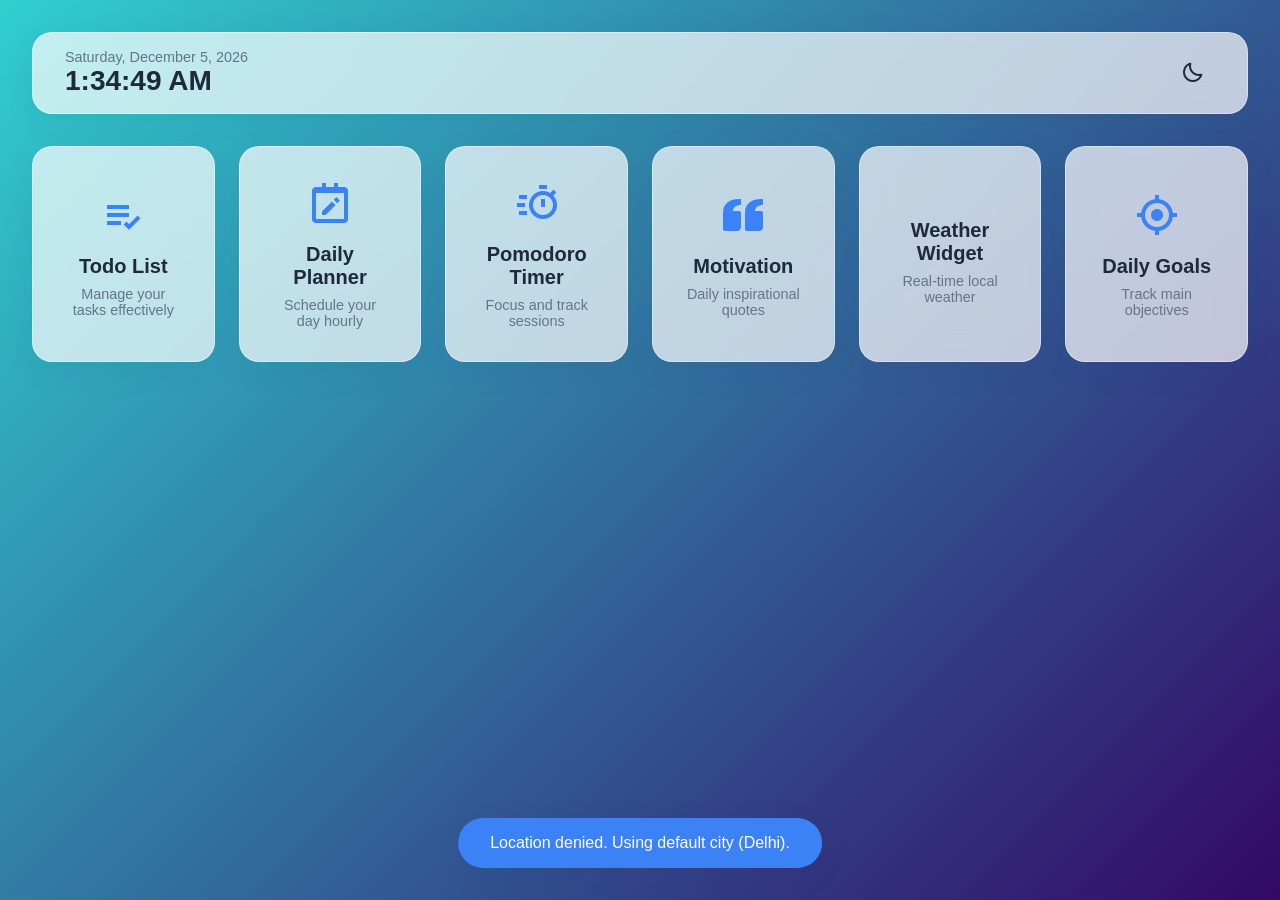
<file: full-stack/Productivity-Dashboard/index.html>
<!DOCTYPE html>
<html lang="en">
<head>
    <meta charset="UTF-8">
    <meta name="viewport" content="width=device-width, initial-scale=1.0">
    <title>Productivity Dashboard</title>
    <link rel="stylesheet" href="style.css">
    <!-- Boxicons for elegant UI icons -->
    <link href='https://unpkg.com/boxicons@2.1.4/css/boxicons.min.css' rel='stylesheet'>
</head>
<body class="theme-light">
    <!-- App Container -->
    <div id="app" class="app-container">
        
        <!-- Always Visible Header -->
        <header class="app-header glass-panel">
            <div class="header-left">
                <div id="date-display" class="date-text">Loading Date...</div>
                <div id="time-display" class="time-text">--:--:--</div>
            </div>
            <div class="header-right">
                <button id="theme-toggle" class="icon-btn ripple-btn" aria-label="Toggle Theme">
                    <i class='bx bx-moon' id="theme-icon"></i>
                </button>
            </div>
        </header>

        <!-- Main Content Area -->
        <main class="app-main">
            
            <!-- Dashboard View -->
            <section id="view-dashboard" class="view-section active">
                <div class="dashboard-grid">
                    <div class="feature-card glass-panel" data-target="todo">
                        <i class='bx bx-list-check card-icon'></i>
                        <h2 class="card-title">Todo List</h2>
                        <p class="card-desc">Manage your tasks effectively</p>
                    </div>
                    
                    <div class="feature-card glass-panel" data-target="planner">
                        <i class='bx bx-calendar-edit card-icon'></i>
                        <h2 class="card-title">Daily Planner</h2>
                        <p class="card-desc">Schedule your day hourly</p>
                    </div>
                    
                    <div class="feature-card glass-panel" data-target="pomodoro">
                        <i class='bx bx-timer card-icon'></i>
                        <h2 class="card-title">Pomodoro Timer</h2>
                        <p class="card-desc">Focus and track sessions</p>
                    </div>
                    
                    <div class="feature-card glass-panel" data-target="quotes">
                        <i class='bx bxs-quote-left card-icon'></i>
                        <h2 class="card-title">Motivation</h2>
                        <p class="card-desc">Daily inspirational quotes</p>
                    </div>
                    
                    <div class="feature-card glass-panel" data-target="weather">
                        <i class='bx bx-cloud-sun card-icon'></i>
                        <h2 class="card-title">Weather Widget</h2>
                        <p class="card-desc">Real-time local weather</p>
                    </div>
                    
                    <div class="feature-card glass-panel" data-target="goals">
                        <i class='bx bx-target-lock card-icon'></i>
                        <h2 class="card-title">Daily Goals</h2>
                        <p class="card-desc">Track main objectives</p>
                    </div>
                </div>
            </section>

            <!-- Feature Container -->
            <section id="view-feature" class="view-section hidden">
                <div class="feature-wrapper glass-panel">
                    <div class="feature-header">
                        <button id="back-btn" class="icon-btn ripple-btn" aria-label="Back to Dashboard">
                            <i class='bx bx-left-arrow-alt'></i> <span>Back</span>
                        </button>
                    </div>

                    <div class="feature-body">
                        <!-- Todo Feature -->
                        <div id="feature-todo" class="feature-content hidden">
                            <h1 class="feature-title">Todo List</h1>
                            <form id="todo-form" class="input-group">
                                <input type="text" id="todo-input" placeholder="What needs to be done?" autocomplete="off">
                                <button type="submit" class="primary-btn ripple-btn">Add Task</button>
                            </form>
                            <ul id="todo-list" class="item-list"></ul>
                        </div>

                        <!-- Planner Feature -->
                        <div id="feature-planner" class="feature-content hidden">
                            <h1 class="feature-title">Daily Planner</h1>
                            <div id="planner-container" class="planner-list">
                                <!-- Planner slots generated by JS -->
                            </div>
                        </div>

                        <!-- Pomodoro Feature -->
                        <div id="feature-pomodoro" class="feature-content hidden pomodoro-layout">
                            <h1 class="feature-title">Pomodoro Timer</h1>
                            <div class="timer-display-wrapper">
                                <div id="pomodoro-time" class="timer-text">25:00</div>
                                <div id="pomodoro-status" class="timer-status">Ready to focus?</div>
                            </div>
                            <div class="timer-controls">
                                <button id="btn-pomodoro-start" class="primary-btn ripple-btn">Start</button>
                                <button id="btn-pomodoro-pause" class="secondary-btn ripple-btn">Pause</button>
                                <button id="btn-pomodoro-reset" class="secondary-btn ripple-btn">Reset</button>
                            </div>
                        </div>

                        <!-- Quotes Feature -->
                        <div id="feature-quotes" class="feature-content hidden quote-layout">
                            <h1 class="feature-title">Motivation</h1>
                            <div class="quote-container glass-panel">
                                <p id="quote-text" class="quote-text">Loading...</p>
                                <p id="quote-author" class="quote-author"></p>
                            </div>
                            <button id="btn-new-quote" class="primary-btn ripple-btn">New Quote</button>
                        </div>

                        <!-- Weather Feature -->
                        <div id="feature-weather" class="feature-content hidden weather-layout">
                            <h1 class="feature-title">Weather</h1>
                            <div id="weather-container" class="weather-container glass-panel">
                                <div class="weather-loading">
                                    <i class='bx bx-loader-alt bx-spin weather-loader-icon'></i>
                                    <p>Fetching local weather...</p>
                                </div>
                            </div>
                        </div>

                        <!-- Daily Goals Feature -->
                        <div id="feature-goals" class="feature-content hidden">
                            <h1 class="feature-title">Daily Goals</h1>
                            <div class="goals-progress-wrapper">
                                <div id="goals-progress-text" class="goals-progress-text">0 of 0 Completed</div>
                                <div class="progress-bar-container">
                                    <div id="goals-progress-bar" class="progress-bar-fill"></div>
                                </div>
                            </div>
                            <form id="goals-form" class="input-group">
                                <input type="text" id="goals-input" placeholder="Add a new daily goal..." autocomplete="off">
                                <button type="submit" class="primary-btn ripple-btn">Add Goal</button>
                            </form>
                            <ul id="goals-list" class="item-list"></ul>
                        </div>
                    </div>
                </div>
            </section>
        </main>
    </div>

    <!-- Notification Toast -->
    <div id="notification-toast" class="toast hidden"></div>

    <script src="script.js"></script>
</body>
</html>
</file>
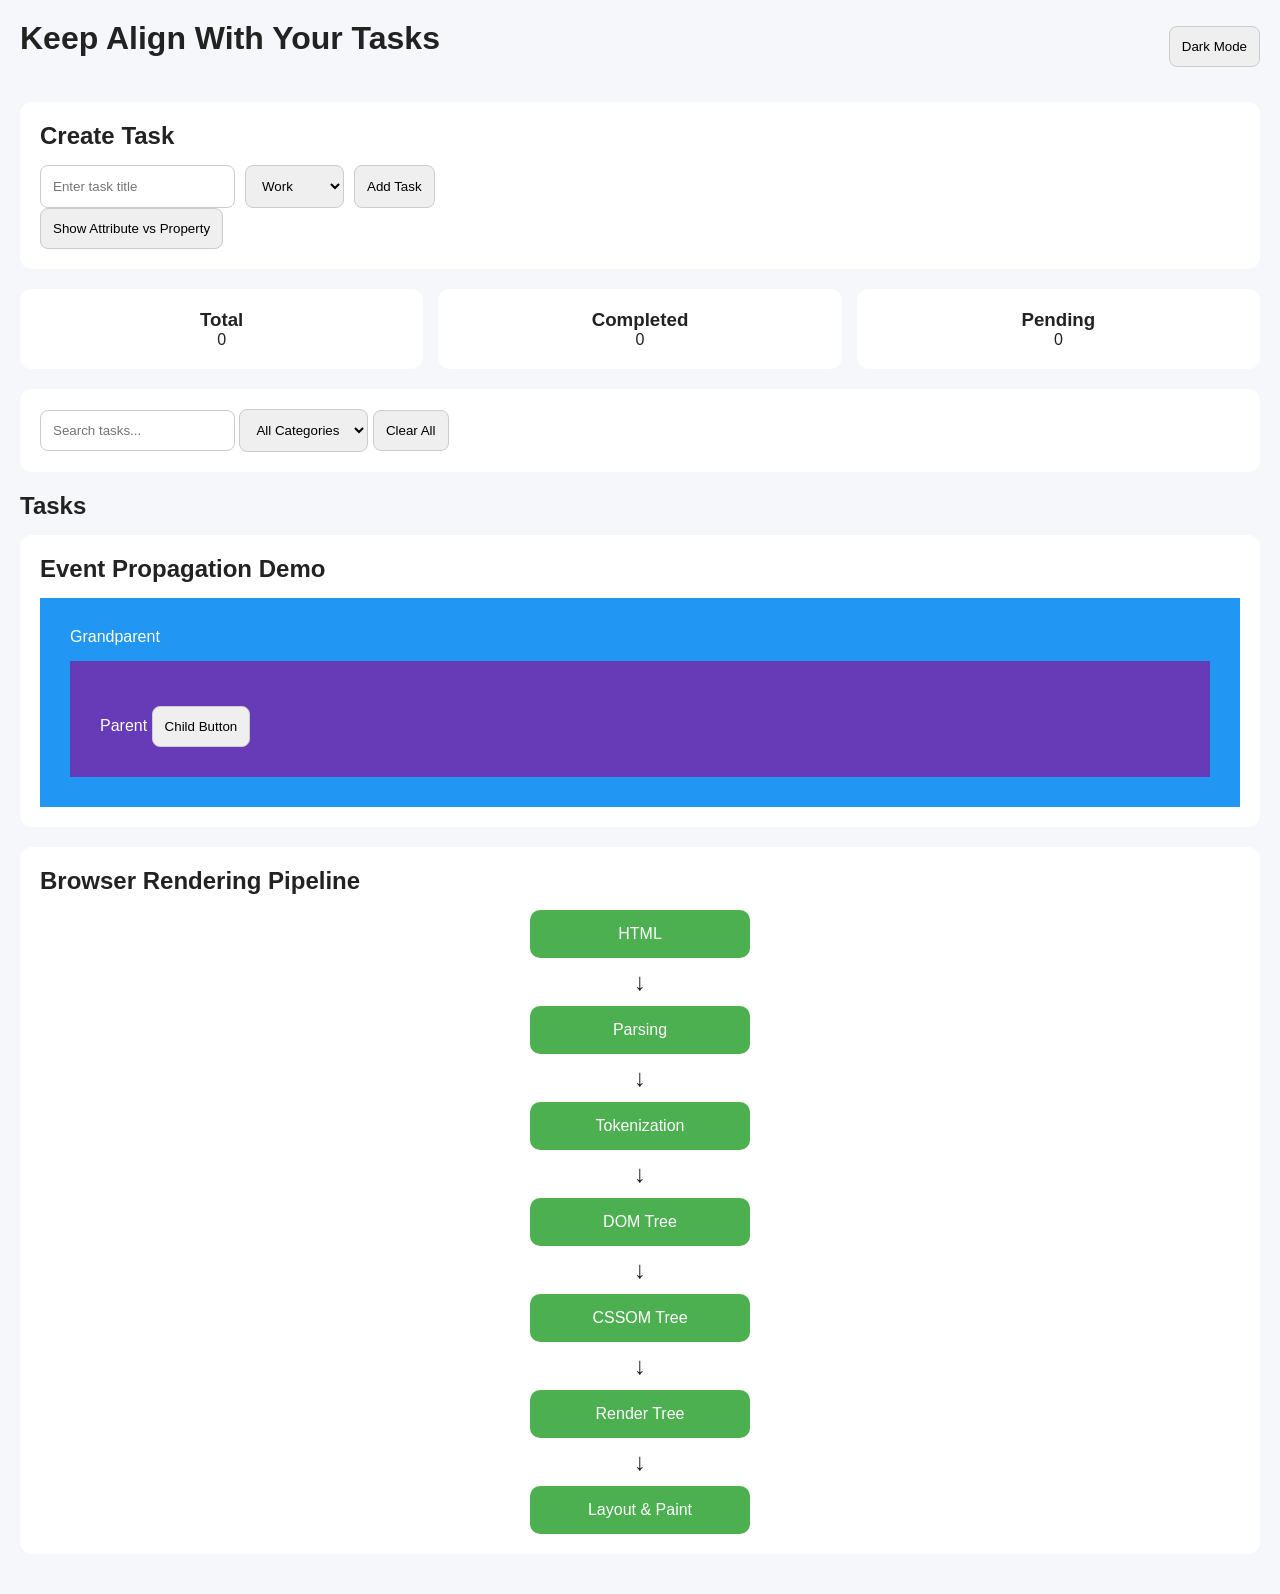
<file: full-stack/TaskManager/index.html>
<!DOCTYPE html>
<html lang="en">

<head>
    <meta charset="UTF-8">
    <meta name="viewport" content="width=device-width, initial-scale=1.0">
    <title>Align Your Tasks</title>
    <link rel="stylesheet" href="style.css">
</head>

<body data-theme="light">

    <header>
        <h1>Keep Align With Your Tasks</h1>
        <button id="themeBtn">Dark Mode</button>
    </header>

    <section class="task-form-section">
        <h2>Create Task</h2>

        <div class="form-group">
            <input type="text" id="taskInput" placeholder="Enter task title">

            <select id="category">
                <option value="Work">Work</option>
                <option value="Study">Study</option>
                <option value="Personal">Personal</option>
                <option value="Health">Health</option>
            </select>

            <button id="addTaskBtn">Add Task</button>
        </div>

        <div class="attribute-demo">
            <button id="attributeBtn">
                Show Attribute vs Property
            </button>
        </div>
    </section>

    <section class="stats">
        <div class="card">
            <h3>Total</h3>
            <p id="totalCount">0</p>
        </div>

        <div class="card">
            <h3>Completed</h3>
            <p id="completedCount">0</p>
        </div>

        <div class="card">
            <h3>Pending</h3>
            <p id="pendingCount">0</p>
        </div>
    </section>

    <section class="controls">
        <input type="text" id="searchInput" placeholder="Search tasks...">

        <select id="filterCategory">
            <option value="All">All Categories</option>
            <option value="Work">Work</option>
            <option value="Study">Study</option>
            <option value="Personal">Personal</option>
            <option value="Health">Health</option>
        </select>

        <button id="clearAllBtn">
            Clear All
        </button>
    </section>

    <section>
        <h2>Tasks</h2>

        <div id="taskContainer"></div>
    </section>

    <section class="event-demo">
        <h2>Event Propagation Demo</h2>

        <div id="grandparent">
            Grandparent

            <div id="parent">
                Parent

                <button id="childBtn">
                    Child Button
                </button>

            </div>
        </div>
    </section>

    <section class="pipeline">
        <h2>Browser Rendering Pipeline</h2>

        <div class="flow">

            <div class="step">HTML</div>
            <div class="arrow">↓</div>

            <div class="step">Parsing</div>
            <div class="arrow">↓</div>

            <div class="step">Tokenization</div>
            <div class="arrow">↓</div>

            <div class="step">DOM Tree</div>
            <div class="arrow">↓</div>

            <div class="step">CSSOM Tree</div>
            <div class="arrow">↓</div>

            <div class="step">Render Tree</div>
            <div class="arrow">↓</div>

            <div class="step">Layout & Paint</div>

        </div>
    </section>

    <script src="script.js"></script>
</body>

</html>
</file>
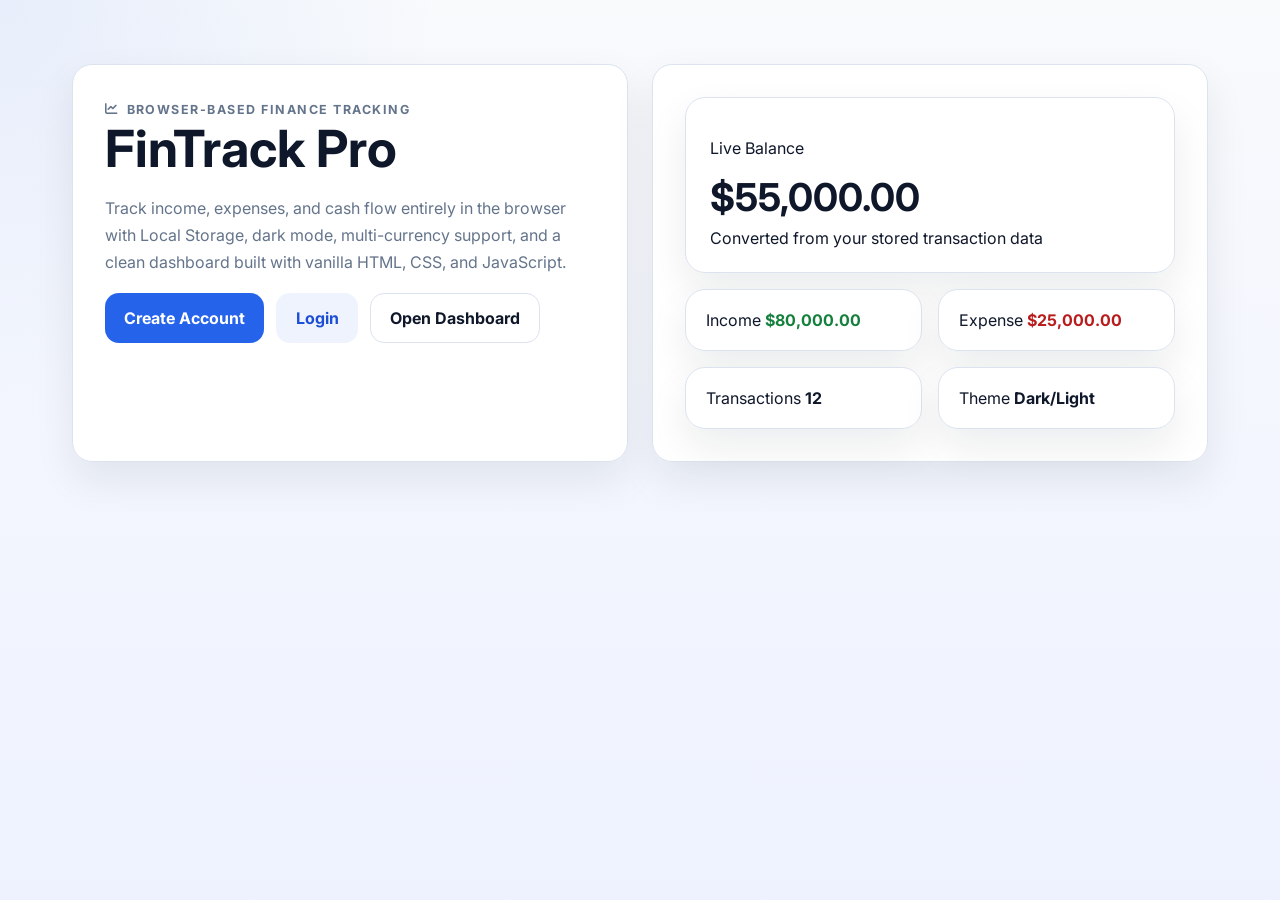
<file: full-stack/React/FinTrack Pro/index.html>
<!DOCTYPE html>
<html lang="en">
<head>
    <meta charset="UTF-8">
    <meta name="viewport" content="width=device-width, initial-scale=1.0">
    <title>FinTrack Pro | Personal Finance Tracker</title>
    <link rel="preconnect" href="https://fonts.googleapis.com">
    <link rel="preconnect" href="https://fonts.gstatic.com" crossorigin>
    <link href="https://fonts.googleapis.com/css2?family=Inter:wght@300;400;500;600;700;800&display=swap" rel="stylesheet">
    <link rel="stylesheet" href="css/theme.css">
    <link rel="stylesheet" href="css/auth.css">
    <link rel="stylesheet" href="https://cdnjs.cloudflare.com/ajax/libs/font-awesome/6.6.0/css/all.min.css">
</head>
<body>
    <main class="landing-page">
        <section class="landing-hero">
            <div class="hero-copy">
                <span class="eyebrow"><i class="fa-solid fa-chart-line"></i> Browser-based finance tracking</span>
                <h1>FinTrack Pro</h1>
                <p>
                    Track income, expenses, and cash flow entirely in the browser with Local Storage, dark mode,
                    multi-currency support, and a clean dashboard built with vanilla HTML, CSS, and JavaScript.
                </p>
                <div class="hero-actions">
                    <a class="btn btn-primary" href="register.html">Create Account</a>
                    <a class="btn btn-secondary" href="login.html">Login</a>
                    <a class="btn btn-ghost" href="dashboard.html">Open Dashboard</a>
                </div>
            </div>
            <div class="hero-panel">
                <div class="hero-card">
                    <p>Live Balance</p>
                    <strong>$55,000.00</strong>
                    <span>Converted from your stored transaction data</span>
                </div>
                <div class="hero-grid">
                    <article>
                        <span>Income</span>
                        <strong class="positive">$80,000.00</strong>
                    </article>
                    <article>
                        <span>Expense</span>
                        <strong class="negative">$25,000.00</strong>
                    </article>
                    <article>
                        <span>Transactions</span>
                        <strong>12</strong>
                    </article>
                    <article>
                        <span>Theme</span>
                        <strong>Dark/Light</strong>
                    </article>
                </div>
            </div>
        </section>
    </main>
</body>
</html>
</file>
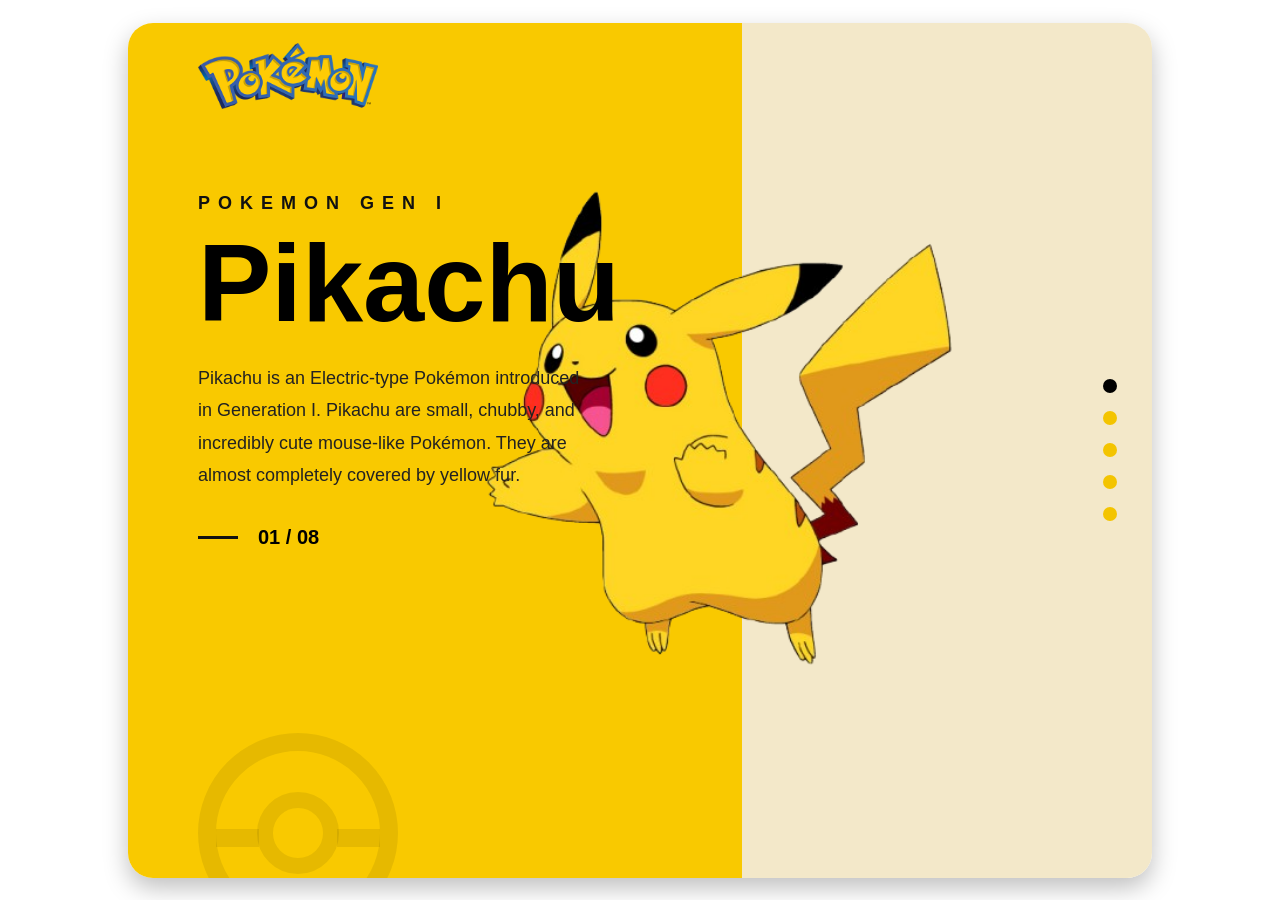
<file: full-stack/assignment1/Project-1/frontend/index.html>
<!DOCTYPE html>
<html lang="en">

<head>
    <meta charset="UTF-8" />
    <meta name="viewport" content="width=device-width, initial-scale=1.0" />
    <title>Pikachu</title>
    <link rel="stylesheet" href="style.css">
</head>

<body>
    <div class="container">
        <div class="content">
            <img class="logo" src="./public/pokemonlogo.png"alt="pokemon logo">

            <div class="small-title">
                POKEMON GEN I
            </div>

            <h1>Pikachu</h1>
            <p class="description">
                Pikachu is an Electric-type Pokémon introduced in
                Generation I. Pikachu are small, chubby,
                and incredibly cute mouse-like Pokémon.
                They are almost completely covered by
                yellow fur.
            </p>

            <div class="counter">
                <div class="line"></div>
                <span>01 / 08</span>
            </div>

        </div>

        <img class="pikachu" src="./public/pikachu.png" alt="pikachu">

        <div class="dots">
            <div class="dot active"></div>
            <div class="dot"></div>
            <div class="dot"></div>
            <div class="dot"></div>
            <div class="dot"></div>
        </div>

        <div class="pokeball">
            <div class="left-line"></div>
            <div class="right-line"></div>
        </div>
    </div>
</body>

</html>
</file>
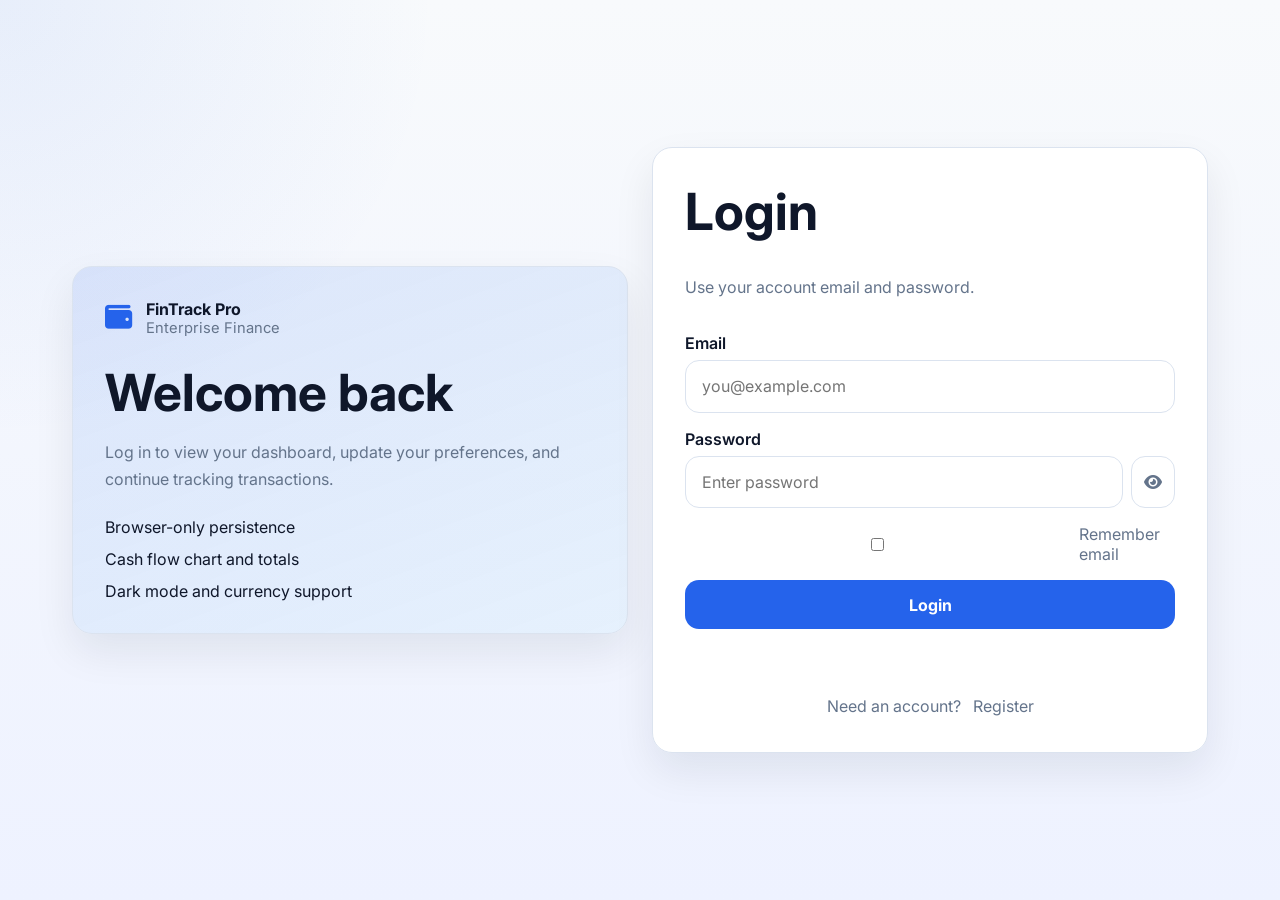
<file: full-stack/React/FinTrack Pro/login.html>
<!DOCTYPE html>
<html lang="en">
<head>
    <meta charset="UTF-8">
    <meta name="viewport" content="width=device-width, initial-scale=1.0">
    <title>Login | FinTrack Pro</title>
    <link rel="preconnect" href="https://fonts.googleapis.com">
    <link rel="preconnect" href="https://fonts.gstatic.com" crossorigin>
    <link href="https://fonts.googleapis.com/css2?family=Inter:wght@300;400;500;600;700;800&display=swap" rel="stylesheet">
    <link rel="stylesheet" href="css/theme.css">
    <link rel="stylesheet" href="css/auth.css">
    <link rel="stylesheet" href="https://cdnjs.cloudflare.com/ajax/libs/font-awesome/6.6.0/css/all.min.css">
</head>
<body>
    <main class="auth-shell">
        <section class="auth-panel auth-panel--info">
            <div class="auth-brand">
                <i class="fa-solid fa-wallet"></i>
                <div>
                    <strong>FinTrack Pro</strong>
                    <span>Enterprise Finance</span>
                </div>
            </div>
            <h1>Welcome back</h1>
            <p>Log in to view your dashboard, update your preferences, and continue tracking transactions.</p>
            <ul class="auth-benefits">
                <li>Browser-only persistence</li>
                <li>Cash flow chart and totals</li>
                <li>Dark mode and currency support</li>
            </ul>
        </section>

        <section class="auth-panel auth-panel--form">
            <form id="loginForm" class="auth-form">
                <h2>Login</h2>
                <p>Use your account email and password.</p>

                <label class="field">
                    <span>Email</span>
                    <input id="email" type="email" autocomplete="email" placeholder="you@example.com" required>
                </label>

                <label class="field">
                    <span>Password</span>
                    <div class="password-field">
                        <input id="password" type="password" autocomplete="current-password" placeholder="Enter password" required>
                        <button id="togglePassword" type="button" aria-label="Toggle password visibility"><i class="fa-solid fa-eye"></i></button>
                    </div>
                </label>

                <label class="check-row">
                    <input id="rememberMe" type="checkbox">
                    <span>Remember email</span>
                </label>

                <button id="loginBtn" type="submit" class="btn btn-primary btn-block">Login</button>
                <div id="errorBox" class="error-box" aria-live="polite"></div>

                <p class="switch-link">Need an account? <a href="register.html">Register</a></p>
            </form>
        </section>
    </main>

    <script src="js/storage.js"></script>
    <script src="js/auth.js"></script>
    <script src="js/app.js"></script>
</body>
</html>
</file>
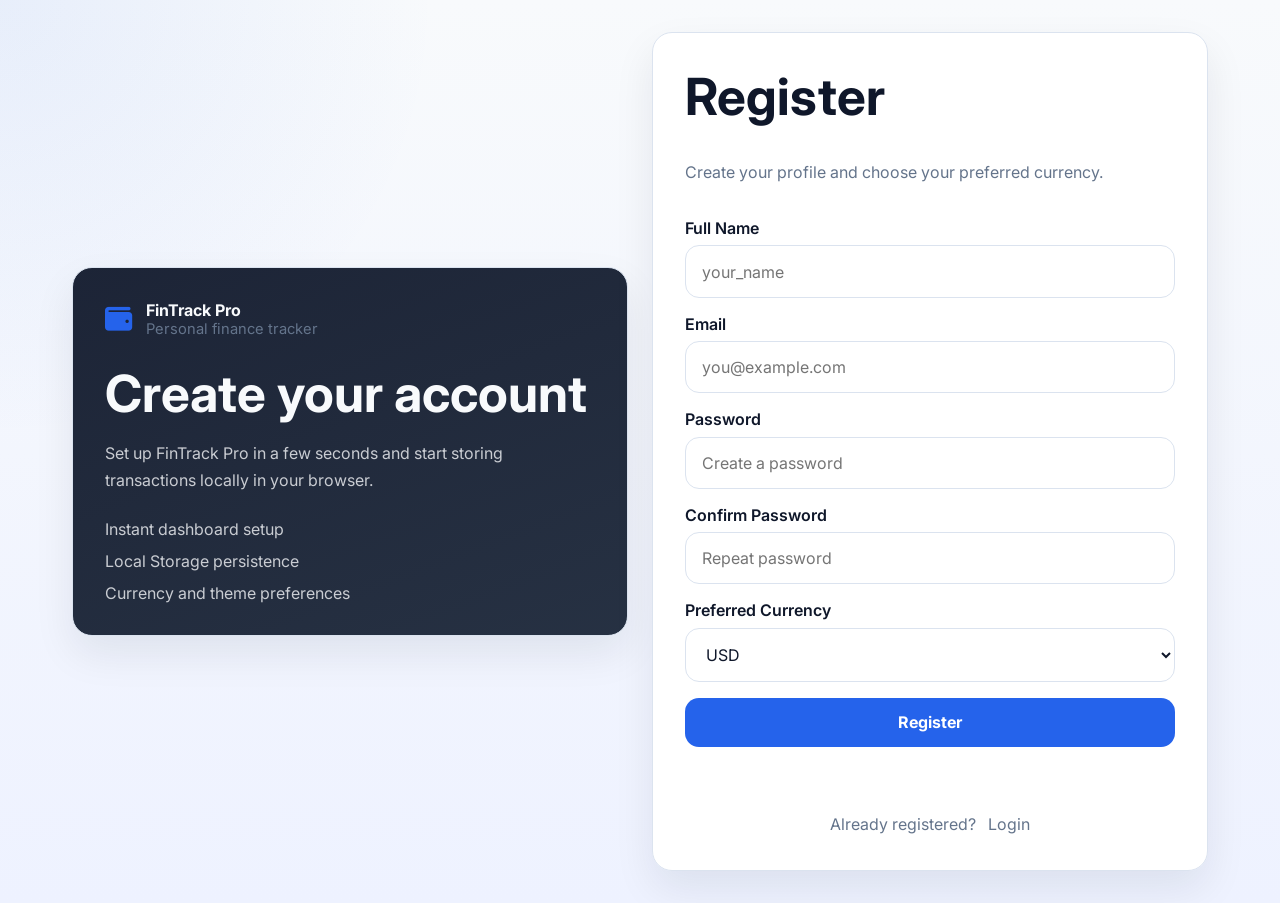
<file: full-stack/React/FinTrack Pro/register.html>
<!DOCTYPE html>
<html lang="en">
<head>
    <meta charset="UTF-8">
    <meta name="viewport" content="width=device-width, initial-scale=1.0">
    <title>Register | FinTrack Pro</title>
    <link rel="preconnect" href="https://fonts.googleapis.com">
    <link rel="preconnect" href="https://fonts.gstatic.com" crossorigin>
    <link href="https://fonts.googleapis.com/css2?family=Inter:wght@300;400;500;600;700;800&display=swap" rel="stylesheet">
    <link rel="stylesheet" href="css/theme.css">
    <link rel="stylesheet" href="css/auth.css">
    <link rel="stylesheet" href="https://cdnjs.cloudflare.com/ajax/libs/font-awesome/6.6.0/css/all.min.css">
</head>
<body>
    <main class="auth-shell">
        <section class="auth-panel auth-panel--info auth-panel--accent">
            <div class="auth-brand">
                <i class="fa-solid fa-wallet"></i>
                <div>
                    <strong>FinTrack Pro</strong>
                    <span>Personal finance tracker</span>
                </div>
            </div>
            <h1>Create your account</h1>
            <p>Set up FinTrack Pro in a few seconds and start storing transactions locally in your browser.</p>
            <ul class="auth-benefits">
                <li>Instant dashboard setup</li>
                <li>Local Storage persistence</li>
                <li>Currency and theme preferences</li>
            </ul>
        </section>

        <section class="auth-panel auth-panel--form">
            <form id="registerForm" class="auth-form">
                <h2>Register</h2>
                <p>Create your profile and choose your preferred currency.</p>

                <label class="field">
                    <span>Full Name</span>
                    <input id="name" type="text" autocomplete="name" placeholder="your_name" required>
                </label>

                <label class="field">
                    <span>Email</span>
                    <input id="email" type="email" autocomplete="email" placeholder="you@example.com" required>
                </label>

                <label class="field">
                    <span>Password</span>
                    <input id="password" type="password" autocomplete="new-password" placeholder="Create a password" required>
                </label>

                <label class="field">
                    <span>Confirm Password</span>
                    <input id="confirmPassword" type="password" autocomplete="new-password" placeholder="Repeat password" required>
                </label>

                <label class="field">
                    <span>Preferred Currency</span>
                    <select id="currency">
                        <option value="USD">USD</option>
                        <option value="EUR">EUR</option>
                        <option value="GBP">GBP</option>
                        <option value="INR">INR</option>
                        <option value="JPY">JPY</option>
                    </select>
                </label>

                <button id="registerBtn" type="submit" class="btn btn-primary btn-block">Register</button>
                <div id="errorBox" class="error-box" aria-live="polite"></div>

                <p class="switch-link">Already registered? <a href="login.html">Login</a></p>
            </form>
        </section>
    </main>

    <script src="js/storage.js"></script>
    <script src="js/auth.js"></script>
    <script src="js/app.js"></script>
</body>
</html>
</file>
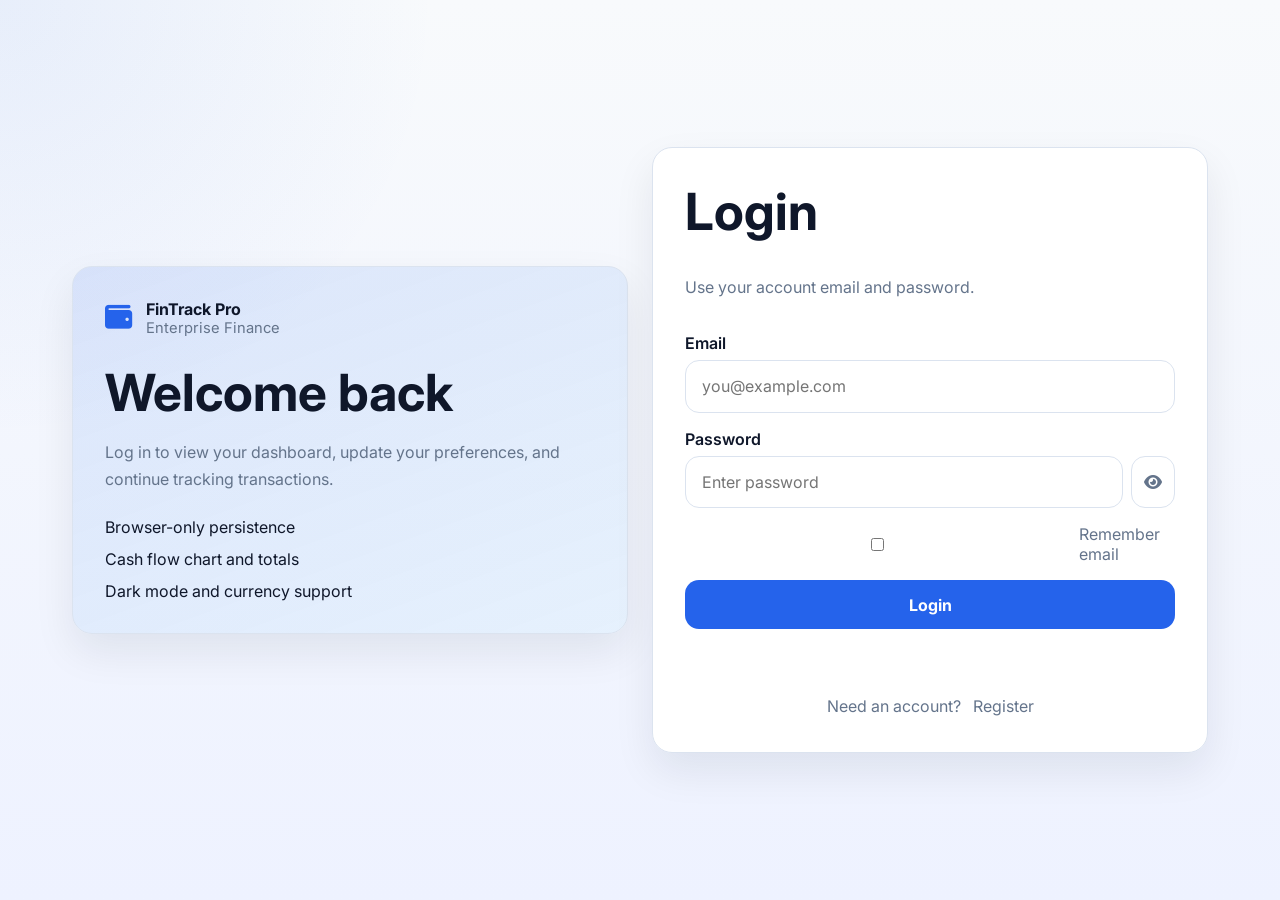
<file: full-stack/React/FinTrack Pro/settings.html>
<!doctype html>
<html lang="en">
<head>
    <meta charset="utf-8" />
    <meta name="viewport" content="width=device-width, initial-scale=1" />
    <title>Settings - FinTrack Pro</title>
    <link rel="preconnect" href="https://fonts.googleapis.com">
    <link rel="preconnect" href="https://fonts.gstatic.com" crossorigin>
    <link href="https://fonts.googleapis.com/css2?family=Inter:wght@300;400;500;600;700;800&display=swap" rel="stylesheet">
    <link rel="stylesheet" href="css/theme.css" />
    <link rel="stylesheet" href="css/dashboard.css" />
    <link rel="stylesheet" href="css/settings.css" />
    <link rel="stylesheet" href="https://cdnjs.cloudflare.com/ajax/libs/font-awesome/6.6.0/css/all.min.css">
</head>
<body data-page="settings">
    <div class="app-shell">
        <aside class="sidebar">
            <div class="sidebar-brand">
                <i class="fa-solid fa-wallet"></i>
                <div>
                    <strong>FinTrack Pro</strong>
                    <span>Enterprise Finance</span>
                </div>
            </div>
            <nav class="sidebar-nav">
                <a href="dashboard.html"><i class="fa-solid fa-chart-simple"></i> Dashboard</a>
                <a class="active" href="settings.html"><i class="fa-solid fa-gear"></i> Settings</a>
            </nav>
            <a class="btn btn-primary sidebar-action" href="dashboard.html"><i class="fa-solid fa-arrow-left"></i> Back to Dashboard</a>
        </aside>

        <div class="app-content">
            <header class="topbar">
                <div>
                    <p class="eyebrow">Manage your account preferences</p>
                    <h1>Settings</h1>
                </div>
                <button id="logoutButton" class="btn btn-ghost" type="button">Logout</button>
            </header>

            <section class="panel settings-panel">
                <form id="settingsForm" class="settings-form">
                    <div class="two-column">
                        <label class="field">
                            <span>Full Name</span>
                            <input id="profileName" type="text" placeholder="Your name" required>
                        </label>
                        <label class="field">
                            <span>Primary Currency</span>
                            <select id="profileCurrency"></select>
                        </label>
                    </div>

                    <div class="settings-row">
                        <div>
                            <strong>Dark Mode</strong>
                            <p class="muted">Remember your preferred theme across sessions.</p>
                        </div>
                        <label class="toggle">
                            <input id="settingsDarkMode" type="checkbox" aria-label="Toggle dark mode">
                            <span></span>
                        </label>
                    </div>

                    <div class="settings-actions">
                        <button class="btn btn-dark" type="submit">Save Changes</button>
                        <button id="resetAllDataButton" class="btn btn-danger" type="button">Reset All Data</button>
                    </div>
                    <div id="settingsMessage" class="status-message" aria-live="polite"></div>
                </form>
            </section>
        </div>
    </div>

    <script src="js/storage.js"></script>
    <script src="js/api.js"></script>
    <script src="js/currency.js"></script>
    <script src="js/transactions.js"></script>
    <script src="js/chart.js"></script>
    <script src="js/settings.js"></script>
    <script src="js/app.js"></script>
</body>
</html>
</file>
<file: full-stack/Productivity-Dashboard/style.css>
/* ==========================================================================
   CSS VARIABLES (Light/Dark Theme)
   ========================================================================== */
:root {
    /* Light Theme */
    --theme-bg-base: #f8fafc;
    --theme-glass-bg: rgba(255, 255, 255, 0.7);
    --theme-glass-border: rgba(255, 255, 255, 0.4);
    --theme-glass-shadow: 0 8px 32px 0 rgba(31, 38, 135, 0.07);
    --theme-text-primary: #1e293b;
    --theme-text-secondary: #64748b;
    --theme-primary: #3b82f6;
    --theme-primary-hover: #2563eb;
    --theme-secondary: #e2e8f0;
    --theme-secondary-hover: #cbd5e1;
    --theme-danger: #ef4444;
    --theme-success: #10b981;
    --theme-input-bg: rgba(255, 255, 255, 0.8);
    --theme-input-border: rgba(226, 232, 240, 0.8);
    --theme-item-bg: rgba(255, 255, 255, 0.5);

    /* Background Gradients */
    --bg-morning: linear-gradient(135deg, #a1c4fd 0%, #c2e9fb 100%);
    --bg-afternoon: linear-gradient(135deg, #fdfbfb 0%, #ebedee 100%);
    --bg-evening: linear-gradient(135deg, #ffecd2 0%, #fcb69f 100%);
    --bg-night: linear-gradient(135deg, #30cfd0 0%, #330867 100%);
}

.theme-dark {
    --theme-bg-base: #0f172a;
    --theme-glass-bg: rgba(30, 41, 59, 0.6);
    --theme-glass-border: rgba(255, 255, 255, 0.1);
    --theme-glass-shadow: 0 8px 32px 0 rgba(0, 0, 0, 0.3);
    --theme-text-primary: #f8fafc;
    --theme-text-secondary: #94a3b8;
    --theme-primary: #60a5fa;
    --theme-primary-hover: #93c5fd;
    --theme-secondary: rgba(255, 255, 255, 0.1);
    --theme-secondary-hover: rgba(255, 255, 255, 0.2);
    --theme-input-bg: rgba(15, 23, 42, 0.6);
    --theme-input-border: rgba(255, 255, 255, 0.1);
    --theme-item-bg: rgba(0, 0, 0, 0.2);

    /* Darker Background Gradients for Dark Mode */
    --bg-morning: linear-gradient(135deg, #2c3e50 0%, #3498db 100%);
    --bg-afternoon: linear-gradient(135deg, #1e3c72 0%, #2a5298 100%);
    --bg-evening: linear-gradient(135deg, #141e30 0%, #243b55 100%);
    --bg-night: linear-gradient(135deg, #0f2027 0%, #203a43 50%, #2c5364 100%);
}

/* ==========================================================================
   RESET & BASE
   ========================================================================== */
* {
    margin: 0;
    padding: 0;
    box-sizing: border-box;
    font-family: -apple-system, BlinkMacSystemFont, "Segoe UI", Roboto, Helvetica, Arial, sans-serif;
}

body {
    background-color: var(--theme-bg-base);
    color: var(--theme-text-primary);
    min-height: 100vh;
    transition: background 0.8s ease-in-out, color 0.3s ease;
    overflow-x: hidden;
}

/* Dynamic Background Classes */
body.time-morning { background-image: var(--bg-morning); }
body.time-afternoon { background-image: var(--bg-afternoon); }
body.time-evening { background-image: var(--bg-evening); }
body.time-night { background-image: var(--bg-night); }

.app-container {
    max-width: 1400px;
    margin: 0 auto;
    padding: 2rem;
    display: flex;
    flex-direction: column;
    min-height: 100vh;
}

/* ==========================================================================
   GLASSMORPHISM UTILITIES
   ========================================================================== */
.glass-panel {
    background: var(--theme-glass-bg);
    backdrop-filter: blur(16px);
    -webkit-backdrop-filter: blur(16px);
    border: 1px solid var(--theme-glass-border);
    border-radius: 20px;
    box-shadow: var(--theme-glass-shadow);
    transition: all 0.3s ease;
}

/* ==========================================================================
   HEADER
   ========================================================================== */
.app-header {
    display: flex;
    justify-content: space-between;
    align-items: center;
    padding: 1rem 2rem;
    margin-bottom: 2rem;
}

.header-left {
    display: flex;
    flex-direction: column;
}

.time-text {
    font-size: 1.75rem;
    font-weight: 700;
}

.date-text {
    font-size: 0.9rem;
    color: var(--theme-text-secondary);
    font-weight: 500;
}

/* ==========================================================================
   BUTTONS & INPUTS
   ========================================================================== */
button {
    font-family: inherit;
    border: none;
    cursor: pointer;
    border-radius: 12px;
    transition: all 0.2s ease;
}

.primary-btn {
    background: var(--theme-primary);
    color: #fff;
    padding: 0.75rem 1.5rem;
    font-weight: 600;
}

.primary-btn:hover {
    background: var(--theme-primary-hover);
    transform: translateY(-2px);
    box-shadow: 0 4px 12px rgba(59, 130, 246, 0.3);
}

.secondary-btn {
    background: var(--theme-secondary);
    color: var(--theme-text-primary);
    padding: 0.75rem 1.5rem;
    font-weight: 600;
}

.secondary-btn:hover {
    background: var(--theme-secondary-hover);
    transform: translateY(-2px);
}

.icon-btn {
    background: transparent;
    color: var(--theme-text-primary);
    font-size: 1.5rem;
    display: flex;
    align-items: center;
    justify-content: center;
    width: 44px;
    height: 44px;
    border-radius: 50%;
}

.icon-btn:hover {
    background: var(--theme-item-bg);
    transform: scale(1.05);
}

/* CSS Only Ripple Effect */
.ripple-btn {
    position: relative;
    overflow: hidden;
}

.ripple-btn::after {
    content: "";
    display: block;
    position: absolute;
    width: 100%;
    height: 100%;
    top: 0;
    left: 0;
    pointer-events: none;
    background-image: radial-gradient(circle, #fff 10%, transparent 10.01%);
    background-repeat: no-repeat;
    background-position: 50%;
    transform: scale(10, 10);
    opacity: 0;
    transition: transform .5s, opacity 1s;
}

.ripple-btn:active::after {
    transform: scale(0, 0);
    opacity: 0.3;
    transition: 0s;
}

.theme-dark .ripple-btn::after {
    background-image: radial-gradient(circle, rgba(255,255,255,0.4) 10%, transparent 10.01%);
}

.input-group {
    display: flex;
    gap: 1rem;
    margin-bottom: 1.5rem;
}

input[type="text"] {
    flex-grow: 1;
    padding: 0.75rem 1.25rem;
    border-radius: 12px;
    border: 1px solid var(--theme-input-border);
    background: var(--theme-input-bg);
    color: var(--theme-text-primary);
    font-size: 1rem;
    outline: none;
    transition: all 0.2s ease;
}

input[type="text"]:focus {
    border-color: var(--theme-primary);
    box-shadow: 0 0 0 3px rgba(59, 130, 246, 0.2);
}

/* ==========================================================================
   LAYOUTS & VIEWS
   ========================================================================== */
.app-main {
    flex-grow: 1;
    position: relative;
}

.view-section {
    display: none;
    animation: fadeIn 0.4s cubic-bezier(0.4, 0, 0.2, 1) forwards;
}

.view-section.active {
    display: block;
}

.hidden {
    display: none !important;
}

/* Dashboard Grid */
.dashboard-grid {
    display: grid;
    gap: 1.5rem;
    /* Responsive Desktop: 6 columns */
    grid-template-columns: repeat(6, 1fr);
}

/* Feature Cards */
.feature-card {
    padding: 2rem;
    cursor: pointer;
    display: flex;
    flex-direction: column;
    justify-content: center;
    align-items: center;
    text-align: center;
    min-height: 200px;
    transition: transform 0.3s cubic-bezier(0.175, 0.885, 0.32, 1.275), box-shadow 0.3s ease;
}

.feature-card:hover {
    transform: translateY(-8px) scale(1.02);
    box-shadow: var(--theme-glass-shadow), 0 15px 30px rgba(0,0,0,0.1);
}

.card-icon {
    font-size: 3rem;
    color: var(--theme-primary);
    margin-bottom: 1rem;
}

.card-title {
    font-size: 1.25rem;
    font-weight: 600;
    margin-bottom: 0.5rem;
}

.card-desc {
    font-size: 0.9rem;
    color: var(--theme-text-secondary);
}

/* Feature Full View */
.feature-wrapper {
    padding: 2rem;
    min-height: 70vh;
}

.feature-header {
    margin-bottom: 2rem;
}

#back-btn {
    width: auto;
    padding: 0 1rem;
    border-radius: 20px;
    background: var(--theme-item-bg);
}

.feature-title {
    font-size: 2.25rem;
    font-weight: 700;
    margin-bottom: 2rem;
}

/* ==========================================================================
   SPECIFIC FEATURES
   ========================================================================== */
/* Item Lists (Todo & Goals) */
.item-list {
    list-style: none;
    display: flex;
    flex-direction: column;
    gap: 0.75rem;
}

.list-item {
    display: flex;
    align-items: center;
    justify-content: space-between;
    padding: 1rem 1.25rem;
    background: var(--theme-item-bg);
    border: 1px solid var(--theme-input-border);
    border-radius: 12px;
    transition: all 0.2s ease;
    animation: slideUp 0.3s ease forwards;
}

.list-item:hover {
    transform: translateX(4px);
    border-color: var(--theme-primary);
}

.item-text {
    flex-grow: 1;
    margin: 0 1rem;
    font-size: 1.05rem;
    transition: color 0.2s;
}

.list-item.completed .item-text {
    text-decoration: line-through;
    color: var(--theme-text-secondary);
}

.list-item.important {
    border-left: 4px solid var(--theme-primary);
}

.item-actions {
    display: flex;
    gap: 0.5rem;
}

.action-icon {
    background: transparent;
    border: none;
    font-size: 1.25rem;
    color: var(--theme-text-secondary);
    cursor: pointer;
    transition: all 0.2s ease;
}

.action-icon:hover { color: var(--theme-text-primary); transform: scale(1.1); }
.action-icon.delete:hover { color: var(--theme-danger); }
.action-icon.important:hover, .list-item.important .action-icon.important { color: #f59e0b; }
.action-icon.complete:hover, .list-item.completed .action-icon.complete { color: var(--theme-success); }

/* Planner */
.planner-list {
    display: flex;
    flex-direction: column;
    gap: 0.5rem;
    max-height: 60vh;
    overflow-y: auto;
    padding-right: 1rem;
}

.planner-list::-webkit-scrollbar { width: 6px; }
.planner-list::-webkit-scrollbar-track { background: transparent; }
.planner-list::-webkit-scrollbar-thumb { background: var(--theme-text-secondary); border-radius: 10px; }

.planner-slot {
    display: flex;
    align-items: center;
    gap: 1rem;
    padding: 0.75rem 1rem;
    background: var(--theme-item-bg);
    border-radius: 12px;
    border: 1px solid transparent;
    transition: border 0.2s;
}

.planner-slot.current-hour {
    border-color: var(--theme-primary);
    background: rgba(59, 130, 246, 0.05);
}

.planner-time {
    width: 80px;
    font-weight: 600;
    color: var(--theme-text-secondary);
}

.planner-input {
    background: transparent !important;
    border: none !important;
    padding: 0 !important;
    border-radius: 0 !important;
    font-size: 1.05rem;
}
.planner-input:focus {
    box-shadow: none !important;
    border-bottom: 1px solid var(--theme-primary) !important;
}

/* Pomodoro */
.pomodoro-layout {
    display: flex;
    flex-direction: column;
    align-items: center;
    justify-content: center;
    min-height: 50vh;
}

.timer-text {
    font-size: 8rem;
    font-weight: 700;
    font-variant-numeric: tabular-nums;
    line-height: 1;
    margin-bottom: 1rem;
    text-shadow: 0 4px 12px rgba(0,0,0,0.1);
}

.timer-status {
    font-size: 1.5rem;
    color: var(--theme-text-secondary);
    text-transform: uppercase;
    letter-spacing: 2px;
    margin-bottom: 3rem;
}

.timer-controls {
    display: flex;
    gap: 1rem;
}

/* Quotes */
.quote-layout {
    display: flex;
    flex-direction: column;
    align-items: center;
}

.quote-container {
    padding: 4rem 3rem;
    text-align: center;
    margin: 2rem 0 3rem 0;
    width: 100%;
    max-width: 800px;
    position: relative;
}

.quote-container::before {
    content: '"';
    position: absolute;
    top: 20px;
    left: 40px;
    font-size: 6rem;
    color: var(--theme-primary);
    opacity: 0.2;
    font-family: serif;
    line-height: 1;
}

.quote-text {
    font-size: 2rem;
    font-style: italic;
    line-height: 1.5;
    margin-bottom: 2rem;
}

.quote-author {
    font-size: 1.25rem;
    font-weight: 600;
    color: var(--theme-text-secondary);
}

/* Weather */
.weather-container {
    padding: 3rem;
    text-align: center;
    max-width: 500px;
    margin: 0 auto;
}

.weather-data {
    display: flex;
    flex-direction: column;
    align-items: center;
    gap: 1rem;
}

.weather-city {
    font-size: 1.5rem;
    font-weight: 600;
    color: var(--theme-text-secondary);
}

.weather-temp {
    font-size: 4rem;
    font-weight: 700;
}

.weather-desc {
    font-size: 1.25rem;
    text-transform: capitalize;
    margin-bottom: 1rem;
}

.weather-details {
    display: flex;
    gap: 2rem;
    color: var(--theme-text-secondary);
}

.weather-details > div {
    display: flex;
    align-items: center;
    gap: 0.5rem;
}

.weather-loader-icon {
    font-size: 3rem;
    color: var(--theme-primary);
    margin-bottom: 1rem;
}

/* Goals */
.goals-progress-wrapper {
    margin-bottom: 2rem;
}

.goals-progress-text {
    font-size: 1.1rem;
    font-weight: 600;
    margin-bottom: 0.5rem;
    color: var(--theme-primary);
}

.progress-bar-container {
    width: 100%;
    height: 8px;
    background: var(--theme-item-bg);
    border-radius: 4px;
    overflow: hidden;
}

.progress-bar-fill {
    height: 100%;
    background: var(--theme-primary);
    width: 0%;
    transition: width 0.5s ease-out;
}

/* Toast */
.toast {
    position: fixed;
    bottom: 2rem;
    left: 50%;
    transform: translateX(-50%);
    background: var(--theme-primary);
    color: white;
    padding: 1rem 2rem;
    border-radius: 30px;
    box-shadow: var(--theme-glass-shadow);
    font-weight: 500;
    z-index: 1000;
    animation: slideUp 0.3s ease;
}

/* ==========================================================================
   ANIMATIONS
   ========================================================================== */
@keyframes fadeIn {
    from { opacity: 0; }
    to { opacity: 1; }
}

@keyframes fadeOut {
    from { opacity: 1; }
    to { opacity: 0; }
}

@keyframes slideUp {
    from { opacity: 0; transform: translateY(20px); }
    to { opacity: 1; transform: translateY(0); }
}

/* ==========================================================================
   RESPONSIVENESS
   ========================================================================== */
/* Tablet */
@media (max-width: 1024px) {
    .dashboard-grid {
        grid-template-columns: repeat(3, 1fr);
    }
}

/* Mobile */
@media (max-width: 768px) {
    .app-container {
        padding: 1rem;
    }
    
    .dashboard-grid {
        grid-template-columns: 1fr;
    }
    
    .app-header {
        padding: 1rem;
    }
    
    .time-text {
        font-size: 1.25rem;
    }
    
    .feature-card {
        min-height: 150px;
    }
    
    .feature-wrapper {
        padding: 1.5rem;
    }
    
    .timer-text {
        font-size: 5rem;
    }
    
    .quote-container {
        padding: 2rem 1rem;
    }
    
    .quote-text {
        font-size: 1.5rem;
    }
}
</file>
<file: full-stack/TaskManager/style.css>
* {
    margin: 0;
    padding: 0;
    box-sizing: border-box;
    font-family: Arial, sans-serif;
}

body {
    background: #f5f7fa;
    color: #222;
    padding: 20px;
    transition: .3s;
}

body.dark {
    background: #121212;
    color: white;
}

header {
    display: flex;
    justify-content: space-between;
    align-items: center;
    margin-bottom: 30px;
}

h1,
h2 {
    margin-bottom: 15px;
}

button {
    cursor: pointer;
}

.task-form-section,
.controls,
.pipeline,
.event-demo {
    background: white;
    padding: 20px;
    border-radius: 12px;
    margin-bottom: 20px;
}

body.dark .task-form-section,
body.dark .controls,
body.dark .pipeline,
body.dark .event-demo,
body.dark .task-card,
body.dark .card {
    background: #1f1f1f;
}

.form-group {
    display: flex;
    gap: 10px;
    flex-wrap: wrap;
}

input,
select,
button {
    padding: 12px;
    border-radius: 8px;
    border: 1px solid #ccc;
}

.stats {
    display: grid;
    grid-template-columns: repeat(3, 1fr);
    gap: 15px;
    margin-bottom: 20px;
}

.card {
    background: white;
    padding: 20px;
    text-align: center;
    border-radius: 12px;
}

#taskContainer {
    display: grid;
    gap: 15px;
}

.task-card {
    background: white;
    padding: 20px;
    border-radius: 12px;
    border-left: 5px solid #4caf50;
}

.task-card.completed {
    opacity: .7;
    text-decoration: line-through;
}

.task-header {
    display: flex;
    justify-content: space-between;
    align-items: center;
}

.task-actions {
    display: flex;
    gap: 10px;
    margin-top: 15px;
}

.complete-btn {
    background: #4caf50;
    color: white;
}

.edit-btn {
    background: #ff9800;
    color: white;
}

.delete-btn {
    background: #f44336;
    color: white;
}

#grandparent {
    padding: 30px;
    background: #2196f3;
    color: white;
}

#parent {
    margin-top: 15px;
    padding: 30px;
    background: #673ab7;
}

#childBtn {
    margin-top: 15px;
}

.flow {
    display: flex;
    flex-direction: column;
    align-items: center;
    gap: 10px;
}

.step {
    width: 220px;
    text-align: center;
    padding: 15px;
    border-radius: 10px;
    background: #4caf50;
    color: white;
}

.arrow {
    font-size: 24px;
}

@media(max-width:768px) {

    .stats {
        grid-template-columns: 1fr;
    }

    .form-group {
        flex-direction: column;
    }
}
</file>
<file: full-stack/React/FinTrack Pro/css/theme.css>
:root {
    --bg: #f5f7fb;
    --surface: #ffffff;
    --surface-2: #f1f5f9;
    --border: #dbe3ef;
    --text: #0f172a;
    --muted: #64748b;
    --primary: #2563eb;
    --primary-strong: #1d4ed8;
    --success: #15803d;
    --danger: #b91c1c;
    --shadow: 0 18px 40px rgba(15, 23, 42, 0.08);
    --radius: 20px;
}

* {
    box-sizing: border-box;
}

html,
body {
    margin: 0;
    min-height: 100%;
}

body {
    font-family: "Inter", sans-serif;
    color: var(--text);
    background:
        radial-gradient(circle at top left, rgba(37, 99, 235, 0.08), transparent 28%),
        linear-gradient(180deg, #f8fafc 0%, #eef2ff 100%);
}

body.dark-mode {
    --bg: #0f172a;
    --surface: #111827;
    --surface-2: #1f2937;
    --border: #334155;
    --text: #e2e8f0;
    --muted: #94a3b8;
    --shadow: 0 20px 40px rgba(0, 0, 0, 0.28);
    background:
        radial-gradient(circle at top left, rgba(59, 130, 246, 0.14), transparent 30%),
        linear-gradient(180deg, #0b1120 0%, #111827 100%);
}

a {
    color: inherit;
    text-decoration: none;
}

button,
input,
select {
    font: inherit;
}

.btn {
    display: inline-flex;
    align-items: center;
    justify-content: center;
    gap: 0.55rem;
    padding: 0.9rem 1.2rem;
    border: 0;
    border-radius: 14px;
    cursor: pointer;
    transition: transform 0.2s ease, opacity 0.2s ease, background 0.2s ease;
    font-weight: 700;
}

.btn:hover {
    transform: translateY(-1px);
}

.btn-block {
    width: 100%;
}

.btn-primary {
    background: var(--primary);
    color: #fff;
}

.btn-primary:hover {
    background: var(--primary-strong);
}

.btn-secondary {
    background: rgba(37, 99, 235, 0.08);
    color: var(--primary-strong);
}

.btn-ghost {
    background: transparent;
    border: 1px solid var(--border);
    color: var(--text);
}

.btn-danger {
    background: rgba(185, 28, 28, 0.08);
    color: var(--danger);
}

.btn-dark {
    background: #020617;
    color: #fff;
}

.panel,
.auth-panel,
.hero-card,
.hero-grid article,
.stat-card,
.hero-panel,
.hero-copy {
    background: color-mix(in srgb, var(--surface) 98%, transparent);
    border: 1px solid var(--border);
    border-radius: var(--radius);
    box-shadow: var(--shadow);
}

.muted,
.eyebrow,
.switch-link,
.status-message,
.user-pill {
    color: var(--muted);
}

.eyebrow {
    display: inline-flex;
    align-items: center;
    gap: 0.5rem;
    text-transform: uppercase;
    letter-spacing: 0.12em;
    font-size: 0.78rem;
    font-weight: 700;
}

.error-box,
.status-message {
    min-height: 1.25rem;
    margin-top: 0.75rem;
    font-size: 0.95rem;
}

input,
select {
    width: 100%;
    padding: 0.95rem 1rem;
    border: 1px solid var(--border);
    border-radius: 14px;
    background: var(--surface);
    color: var(--text);
}

input:focus,
select:focus {
    outline: 2px solid rgba(37, 99, 235, 0.25);
    border-color: var(--primary);
}

.two-column {
    display: grid;
    grid-template-columns: repeat(2, minmax(0, 1fr));
    gap: 1rem;
}

@media (max-width: 900px) {
    .two-column {
        grid-template-columns: 1fr;
    }
}
</file>
<file: full-stack/React/FinTrack Pro/css/auth.css>
.landing-page,
.auth-shell {
    min-height: 100vh;
    padding: 2rem;
}

.landing-hero,
.auth-shell {
    display: grid;
    grid-template-columns: repeat(2, minmax(0, 1fr));
    gap: 1.5rem;
    align-items: stretch;
}

.landing-page {
    max-width: 1200px;
    margin: 0 auto;
}

.landing-hero {
    padding-top: 2rem;
}

.hero-copy,
.hero-panel,
.auth-panel {
    padding: 2rem;
}

.hero-copy h1,
.auth-form h2,
.auth-panel h1 {
    margin: 0;
    font-size: clamp(2rem, 4vw, 4rem);
}

.hero-copy p,
.auth-panel p {
    color: var(--muted);
    line-height: 1.7;
}

.hero-actions,
.auth-benefits,
.switch-link {
    display: flex;
    flex-wrap: wrap;
    gap: 0.75rem;
}

.hero-panel {
    display: grid;
    gap: 1rem;
    align-content: start;
}

.hero-card {
    padding: 1.5rem;
}

.hero-card strong {
    display: block;
    font-size: 2.4rem;
    margin: 0.5rem 0;
}

.hero-grid {
    display: grid;
    grid-template-columns: repeat(2, minmax(0, 1fr));
    gap: 1rem;
}

.hero-grid article {
    padding: 1.25rem;
}

.positive {
    color: var(--success);
}

.negative {
    color: var(--danger);
}

.auth-shell {
    max-width: 1200px;
    margin: 0 auto;
    align-items: center;
}

.auth-panel--info {
    background: linear-gradient(160deg, rgba(37, 99, 235, 0.12), rgba(14, 165, 233, 0.05));
}

.auth-panel--accent {
    background: linear-gradient(160deg, rgba(15, 23, 42, 0.94), rgba(30, 41, 59, 0.96));
    color: #f8fafc;
}

.auth-panel--accent p,
.auth-panel--accent .auth-benefits li {
    color: rgba(248, 250, 252, 0.78);
}

.auth-brand {
    display: inline-flex;
    align-items: center;
    gap: 0.9rem;
    margin-bottom: 1.5rem;
}

.auth-brand i {
    font-size: 1.7rem;
    color: var(--primary);
}

.auth-brand strong,
.auth-brand span {
    display: block;
}

.auth-brand span {
    font-size: 0.92rem;
    color: var(--muted);
}

.auth-form {
    display: grid;
    gap: 1rem;
}

.field span {
    display: block;
    margin-bottom: 0.45rem;
    font-weight: 600;
}

.password-field {
    display: flex;
    gap: 0.5rem;
}

.password-field button {
    width: 3rem;
    border: 1px solid var(--border);
    border-radius: 14px;
    background: var(--surface);
    color: var(--muted);
}

.check-row {
    display: inline-flex;
    align-items: center;
    gap: 0.65rem;
    color: var(--muted);
}

.auth-benefits {
    list-style: none;
    padding: 0;
    margin: 1.5rem 0 0;
    flex-direction: column;
}

.switch-link {
    justify-content: center;
    margin: 0;
}

.error-box {
    color: var(--danger);
}

@media (max-width: 900px) {
    .landing-hero,
    .auth-shell {
        grid-template-columns: 1fr;
    }

    .hero-grid {
        grid-template-columns: 1fr;
    }
}
</file>
<file: full-stack/assignment1/Project-1/frontend/style.css>
* {
    margin: 0;
    padding: 0;
    box-sizing: border-box;
    font-family: Arial, Helvetica, sans-serif;
}

body {
    background: white;
    height: 100vh;
    width: 100vw;
    display: flex;
    justify-content: center;
    align-items: center;
}

.container {
    width: 90%;
    max-width: 80%;
    height: 95%;
    background: linear-gradient(to right, #f9c900 60%, #f3e8c9 40%);
    border-radius: 25px;
    position: relative;
    overflow: hidden;
    box-shadow: 0 10px 25px rgba(0, 0, 0, 0.25);
}

.content {
    position: absolute;
    left: 70px;
    top: 0px;
    margin-top: 20px;
    width: 420px;
    z-index: 5;
}

.logo {
    width: 180px;
    margin-bottom: 80px;
}

.small-title {
    letter-spacing: 8px;
    font-size: 18px;
    font-weight: 700;
    margin-bottom: 25px;
    color: #111;
}

h1 {
    font-size: 110px;
    line-height: 0.8;
    font-weight: 900;
    color: #000;
    margin-bottom: 35px;
}

.description {
    font-size: 18px;
    line-height: 1.8;
    color: #222;
    width: 400px;
}

.counter {
    display: flex;
    align-items: center;
    gap: 20px;
    margin-top: 35px;
    font-weight: bold;
    font-size: 20px;
}

.line {
    width: 40px;
    height: 3px;
    background: #111;
}

.pikachu {
    position: absolute;
    right: 160px;
    top: 200px;
    scale: 1.2;
    width: 580px;
    z-index: 3;
}

.dots {
    position: absolute;
    right: 35px;
    top: 50%;
    transform: translateY(-50%);
    display: flex;
    flex-direction: column;
    gap: 18px;
}

.dot {
    width: 14px;
    height: 14px;
    border-radius: 50%;
    background: #f3c400;
}

.dot.active {
    background: #000;
}

.pokeball {
    position: absolute;
    width: 200px;
    height: 200px;
    border: 18px solid rgba(0, 0, 0, 0.08);
    border-radius: 50%;
    left: 70px;
    bottom: -55px;
}

.pokeball::before {
    content: "";
    position: absolute;;
    top: 50%;
    left: 0;
    height: 18px;
    background: rgba(0, 0, 0, 0.08);
    transform: translateY(-50%);
}

.left-line{
    position: absolute;
    left: 0px;
    top: 78px;
    height: 18px;
    width: 43px;
    background: rgba(0, 0, 0, 0.08);
}

.right-line{
    position: absolute;
    right: 0px;
    top: 78px;
    height: 18px;
    width: 43px;
    background: rgba(0, 0, 0, 0.08);
}

.pokeball::after {
    content: "";
    position: absolute;
    width: 50px;
    height: 50px;
    border-radius: 50%;
    border: 16px solid rgba(0, 0, 0, 0.08);
    top: 50%;
    left: 50%;
    transform: translate(-50%, -50%);
}
</file>
<file: full-stack/React/FinTrack Pro/css/dashboard.css>
.app-shell {
    display: grid;
    grid-template-columns: 260px minmax(0, 1fr);
    min-height: 100vh;
}

.sidebar {
    display: flex;
    flex-direction: column;
    gap: 1.5rem;
    padding: 1.5rem;
    background: var(--surface);
    border-right: 1px solid var(--border);
}

.sidebar-brand,
.sidebar-nav a,
.topbar,
.topbar-actions,
.panel-heading,
.panel-heading--stack,
.filter-group,
.transaction-controls {
    display: flex;
    align-items: center;
}

.sidebar-brand {
    gap: 0.85rem;
}

.sidebar-brand i {
    font-size: 1.6rem;
    color: var(--primary);
}

.sidebar-brand span,
.sidebar-brand strong,
.user-pill {
    display: block;
}

.sidebar-brand span {
    color: var(--muted);
    font-size: 0.88rem;
}

.sidebar-nav {
    display: grid;
    gap: 0.5rem;
}

.sidebar-nav a {
    gap: 0.8rem;
    padding: 0.9rem 1rem;
    border-radius: 14px;
    color: var(--muted);
    font-weight: 600;
}

.sidebar-nav a.active,
.sidebar-nav a:hover {
    background: rgba(37, 99, 235, 0.1);
    color: var(--primary-strong);
}

.sidebar-action {
    margin-top: auto;
}

.app-content {
    padding: 1.5rem;
}

.topbar {
    justify-content: space-between;
    gap: 1rem;
    margin-bottom: 1.5rem;
}

.topbar h1,
.panel h2 {
    margin: 0;
}

.topbar-actions {
    gap: 0.75rem;
}

.user-pill {
    padding: 0.85rem 1rem;
    border: 1px solid var(--border);
    border-radius: 999px;
    background: var(--surface);
}

.stats-grid {
    display: grid;
    grid-template-columns: repeat(4, minmax(0, 1fr));
    gap: 1rem;
}

.stat-card {
    padding: 1.25rem;
}

.stat-card span {
    color: var(--muted);
    display: block;
    margin-bottom: 0.35rem;
}

.stat-card strong {
    font-size: 2rem;
}

.stat-card.income strong { color: var(--success); }
.stat-card.expense strong { color: var(--danger); }

.dashboard-grid {
    display: grid;
    grid-template-columns: minmax(0, 2fr) minmax(280px, 0.9fr);
    gap: 1rem;
    margin-top: 1rem;
}

.panel {
    padding: 1.25rem;
}

.chart-panel {
    min-height: 360px;
}

.chart-wrap {
    position: relative;
    min-height: 300px;
}

.preferences-panel {
    display: grid;
    gap: 1rem;
    align-content: start;
}

.switch-row {
    display: flex;
    justify-content: space-between;
    align-items: center;
    padding: 0.9rem 0;
    border-top: 1px solid var(--border);
    border-bottom: 1px solid var(--border);
}

.switch-row input {
    width: auto;
}

.transaction-panel {
    margin-top: 1rem;
}

.panel-heading {
    justify-content: space-between;
    gap: 1rem;
    margin-bottom: 1rem;
}

.panel-heading--stack {
    align-items: start;
    flex-wrap: wrap;
}

.transaction-controls {
    gap: 0.75rem;
    flex-wrap: wrap;
    justify-content: flex-end;
}

.search-box {
    display: flex;
    align-items: center;
    gap: 0.65rem;
    padding: 0.85rem 1rem;
    border: 1px solid var(--border);
    border-radius: 14px;
    background: var(--surface);
    min-width: 260px;
}

.search-box input {
    border: 0;
    padding: 0;
    background: transparent;
}

.filter-group {
    gap: 0.5rem;
    flex-wrap: wrap;
}

.filter-button {
    padding: 0.75rem 1rem;
    border: 1px solid var(--border);
    border-radius: 999px;
    background: var(--surface);
    color: var(--muted);
    font-weight: 600;
}

.filter-button.active {
    color: var(--primary-strong);
    background: rgba(37, 99, 235, 0.1);
    border-color: rgba(37, 99, 235, 0.2);
}

.table-wrap {
    overflow-x: auto;
}

.transactions-table {
    width: 100%;
    border-collapse: collapse;
}

.transactions-table th,
.transactions-table td {
    padding: 1rem 0.8rem;
    border-bottom: 1px solid var(--border);
    text-align: left;
    vertical-align: top;
}

.transactions-table th {
    color: var(--muted);
    font-size: 0.9rem;
}

.transactions-table .amount.income {
    color: var(--success);
}

.transactions-table .amount.expense {
    color: var(--danger);
}

.transactions-table .muted {
    margin-top: 0.25rem;
    font-size: 0.85rem;
}

.icon-button {
    border: 1px solid var(--border);
    background: var(--surface);
    color: var(--muted);
    border-radius: 12px;
    padding: 0.6rem 0.85rem;
    cursor: pointer;
}

.icon-button.danger {
    color: var(--danger);
}

.modal {
    position: fixed;
    inset: 0;
    display: none;
    align-items: center;
    justify-content: center;
    padding: 1.5rem;
    z-index: 50;
}

.modal.open {
    display: flex;
}

.modal-overlay {
    position: absolute;
    inset: 0;
    background: rgba(15, 23, 42, 0.6);
}

.modal-dialog {
    position: relative;
    z-index: 1;
    width: min(100%, 540px);
    padding: 1.4rem;
    border-radius: 24px;
    background: var(--surface);
    border: 1px solid var(--border);
    box-shadow: var(--shadow);
}

.modal-header {
    display: flex;
    align-items: center;
    justify-content: space-between;
    gap: 1rem;
    margin-bottom: 1rem;
}

.transaction-form {
    display: grid;
    gap: 1rem;
}

.empty-row td {
    text-align: center;
    color: var(--muted);
    padding: 2rem 1rem;
}

@media (max-width: 1100px) {
    .app-shell,
    .dashboard-grid,
    .stats-grid {
        grid-template-columns: 1fr;
    }

    .sidebar {
        border-right: 0;
        border-bottom: 1px solid var(--border);
    }
}
</file>
<file: full-stack/React/FinTrack Pro/css/settings.css>
.settings-panel {
    max-width: 920px;
}

.settings-form {
    display: grid;
    gap: 1.2rem;
}

.settings-row {
    display: flex;
    align-items: center;
    justify-content: space-between;
    gap: 1rem;
    padding: 1rem 0;
    border-top: 1px solid var(--border);
    border-bottom: 1px solid var(--border);
}

.toggle {
    position: relative;
    width: 58px;
    height: 32px;
    display: inline-block;
}

.toggle input {
    opacity: 0;
    width: 0;
    height: 0;
}

.toggle span {
    position: absolute;
    inset: 0;
    border-radius: 999px;
    background: #cbd5e1;
    transition: background 0.2s ease;
}

.toggle span::after {
    content: "";
    position: absolute;
    width: 24px;
    height: 24px;
    left: 4px;
    top: 4px;
    border-radius: 50%;
    background: #fff;
    transition: transform 0.2s ease;
}

.toggle input:checked + span {
    background: var(--primary);
}

.toggle input:checked + span::after {
    transform: translateX(26px);
}

.settings-actions {
    display: flex;
    flex-wrap: wrap;
    gap: 0.75rem;
}

.status-message {
    font-weight: 600;
}
</file>
